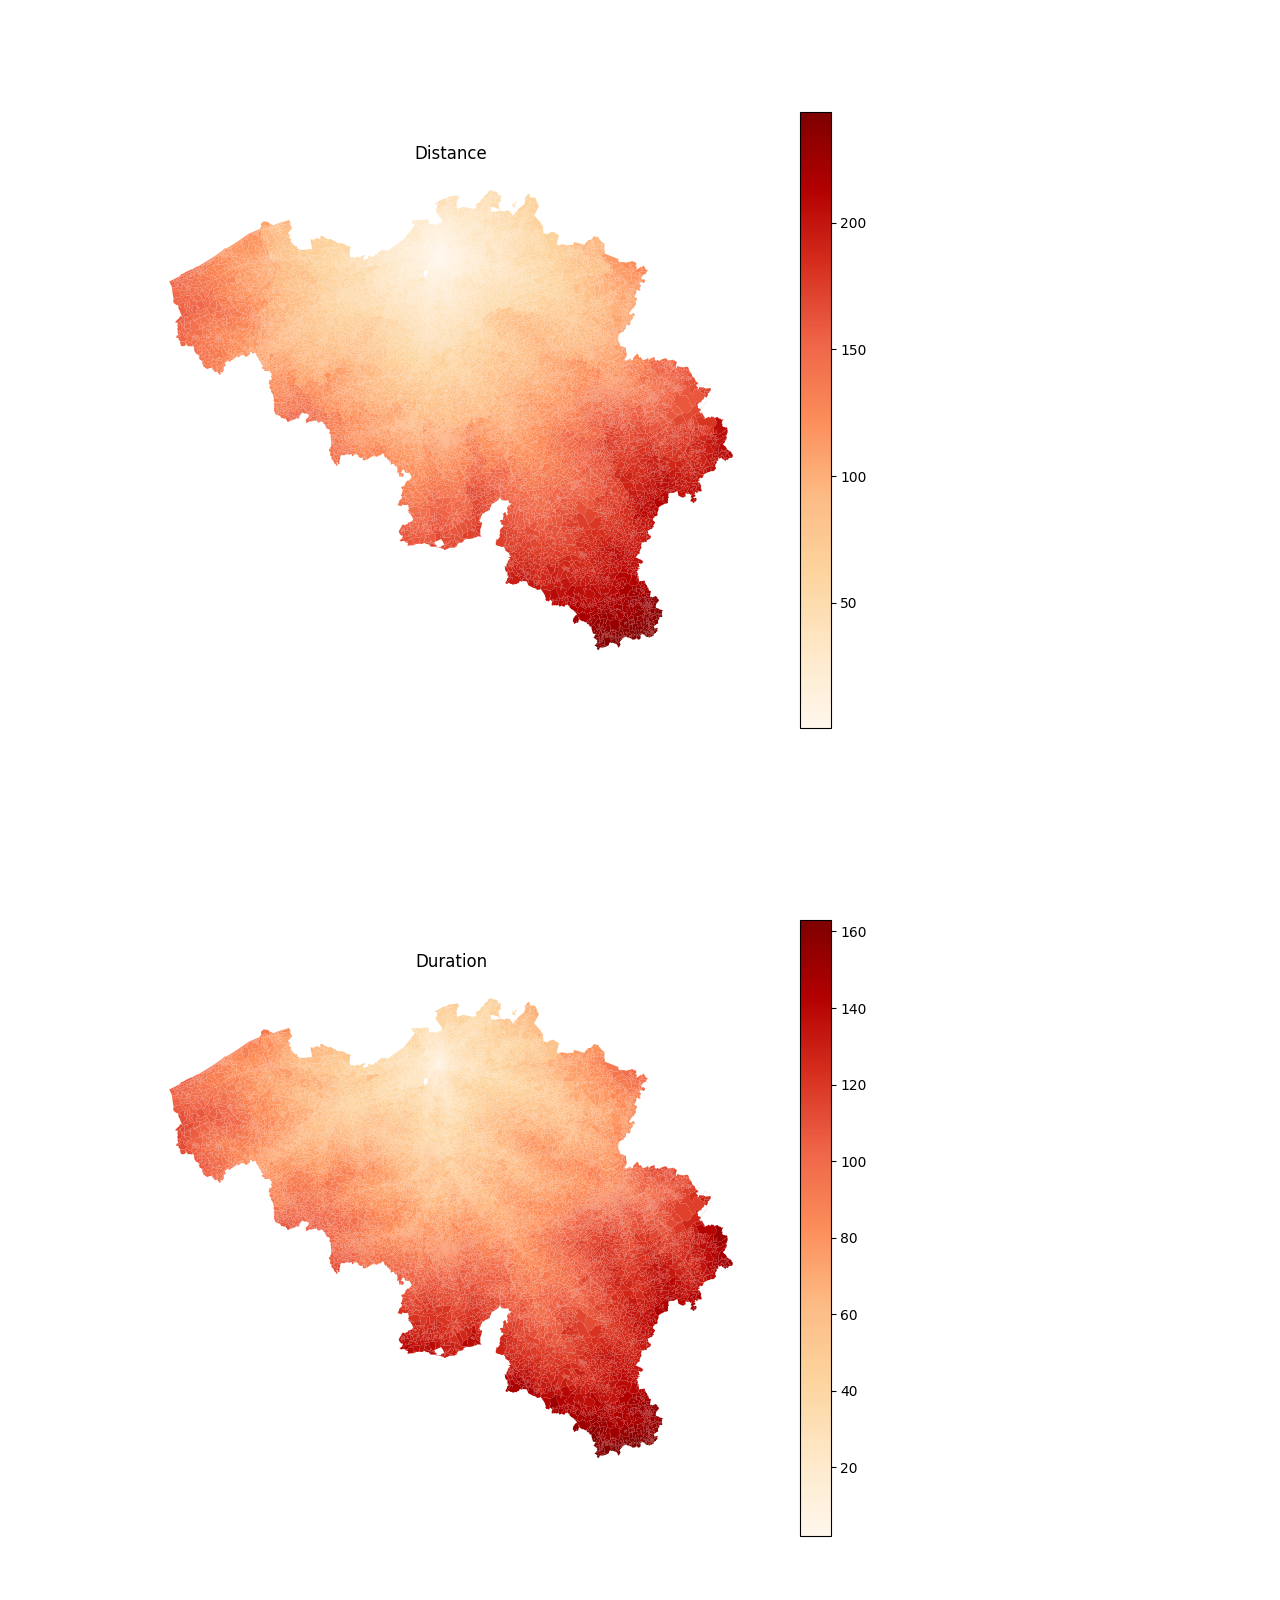
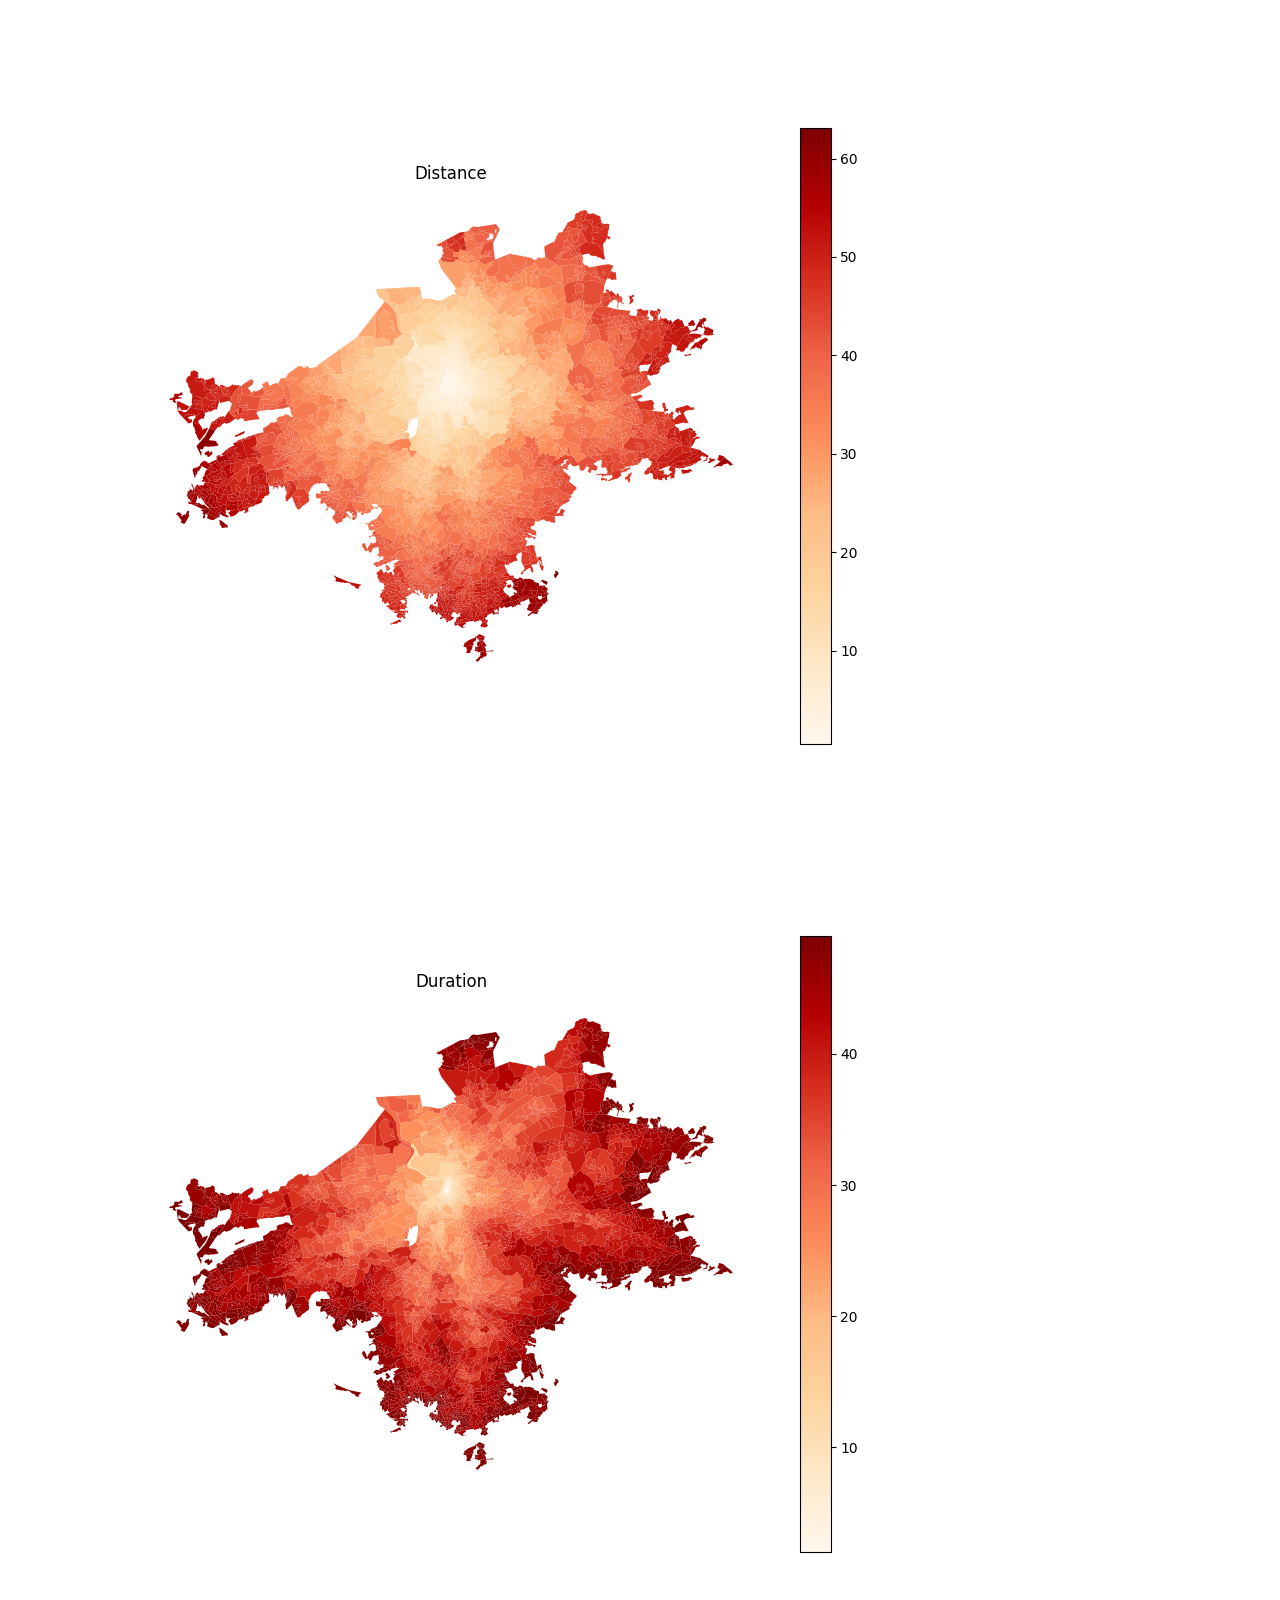
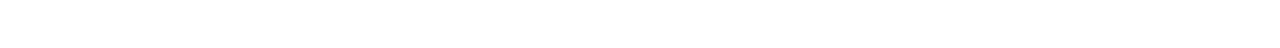
<file: geochart/images/index.html>
<!DOCTYPE html>
<html>
<head>
<style>
.row {
    display: flex;
    flex-wrap: wrap;
    padding: 0 4px;
}

/* Create two equal columns that sit next to each other */
.column {
    flex: 50%;
    padding: 0 4px;
}

.column img {
    margin-top: 8px;
    vertical-align: middle;
}
</style>
</head>
<body>

<div class="row">
<div class="column">
<img src="distanceFull.png">
<img src="durationFull.png">
</div>
<div class="column">
<img src="distanceReduced.png">
<img src="durationReduced.png">
</div>
</div>
</body>
</html>
</file>
